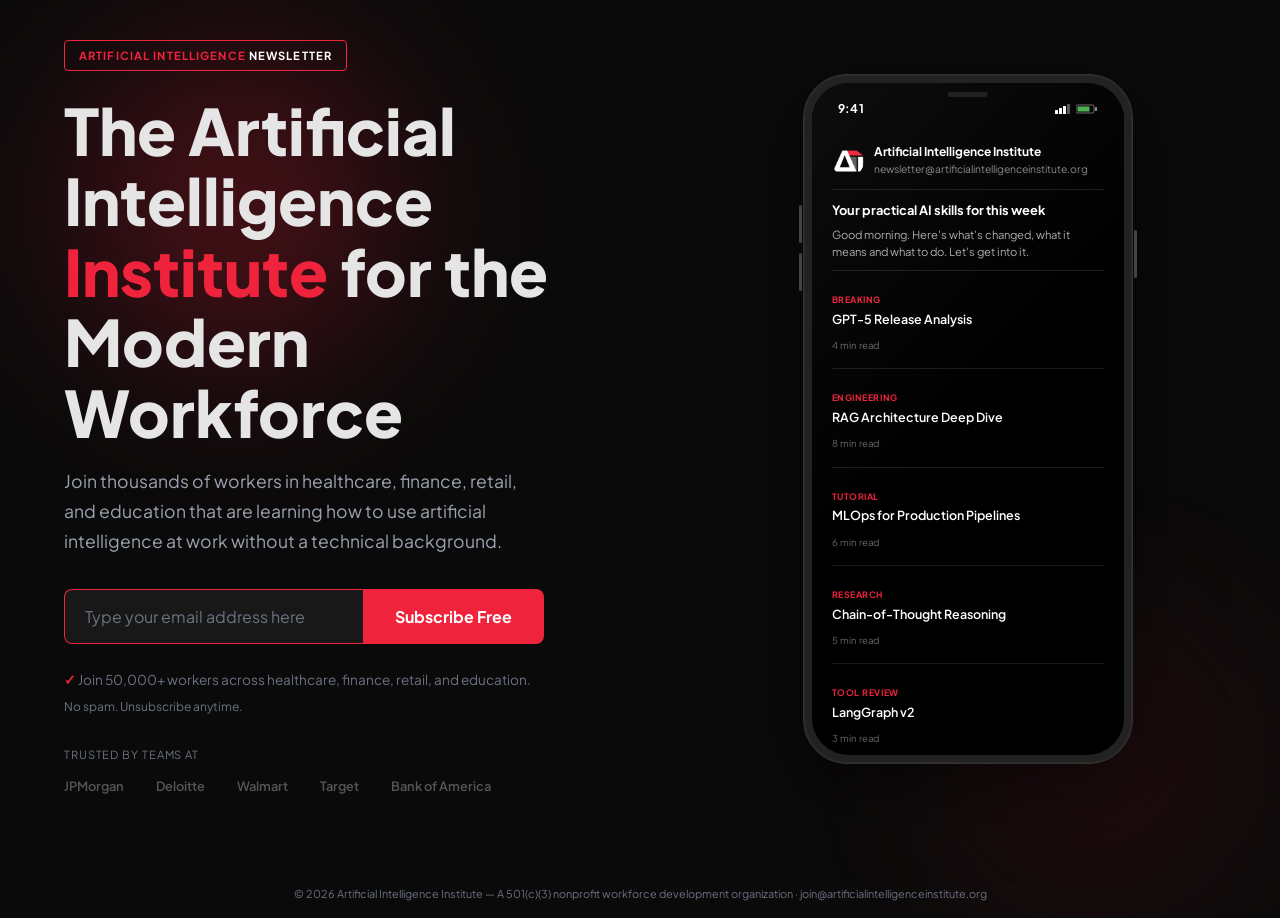
<file: index.html>
<!DOCTYPE html>
<html lang="en">

<head>
    <meta charset="UTF-8">
    <meta name="viewport" content="width=device-width, initial-scale=1.0">
    <title>Artificial Intelligence Institute Newsletter — AI Skills</title>
    <link rel="canonical" href="https://artificialintelligenceinstitute.org/">
    <meta name="description"
        content="Artificial Intelligence Institute Newsletter. A nonprofit workforce development organization helping workers learn AI without a technical background.">
    <meta name="keywords"
        content="AI newsletter, AI training, workforce development, artificial intelligence institute, nonprofit AI education, AI skills, AI for workers">
    <link rel="preconnect" href="https://fonts.googleapis.com">
    <link rel="preconnect" href="https://fonts.gstatic.com" crossorigin>
    <link href="https://fonts.googleapis.com/css2?family=Plus+Jakarta+Sans:wght@400;500;600;700;800&display=swap"
        rel="stylesheet">
    <link rel="stylesheet" href="css/style.css">

    <!-- Favicon -->
    <link rel="icon" type="image/png" href="assets/favicon/favicon-96x96.png" sizes="96x96" />
    <link rel="icon" type="image/svg+xml" href="assets/favicon/favicon.svg" />
    <link rel="shortcut icon" href="assets/favicon/favicon.ico" />
    <link rel="apple-touch-icon" sizes="180x180" href="assets/favicon/apple-touch-icon.png" />
    <meta name="apple-mobile-web-app-title" content="AII" />
    <link rel="manifest" href="assets/favicon/site.webmanifest" />
    <!-- end Favicon -->

    <meta property="og:type" content="website">
    <meta property="og:url" content="https://artificialintelligenceinstitute.org/newsletter.html">
    <meta property="og:site_name" content="Artificial Intelligence Institute">
    <meta property="og:title" content="Artificial Intelligence Institute for the Modern Workforce">
    <meta property="og:description"
        content="Artificial Intelligence Institute Newsletter — Join 50,000+ workers learning AI.">
    <meta property="og:image"
        content="https://artificialintelligenceinstitute.org/assets/images/og-screenshot-artificial-intelligence-institute.png?v=2">

    <meta name="twitter:card" content="summary_large_image">
    <meta name="twitter:title" content="Artificial Intelligence Institute Newsletter — AI Skills">
    <meta name="twitter:description"
        content="Artificial Intelligence Institute Newsletter — A nonprofit workforce development organization helping workers learn AI without a technical background.">
    <meta name="twitter:image"
        content="https://artificialintelligenceinstitute.org/assets/images/og-screenshot-artificial-intelligence-institute.png?v=2">

    <script type="application/ld+json">
        {
            "@context": "https://schema.org",
            "@graph": [
                {
                    "@type": "Organization",
                    "name": "Artificial Intelligence Institute",
                    "url": "https://artificialintelligenceinstitute.org",
                    "logo": "https://artificialintelligenceinstitute.org/assets/images/artificial-intelligence-institute-org.png",
                    "description": "Artificial Intelligence Institute Newsletter — A nonprofit workforce development organization helping workers learn AI without a technical background.",
                    "foundingDate": "2023",
                    "email": "join@artificialintelligenceinstitute.org",
                    "sameAs": [
                        "https://github.com/artificial-intelligence-institute-org",
                        "https://www.linkedin.com/company/artificialintelligenceinstitute"
                    ]
                },
                {
                    "@type": "WebSite",
                    "name": "Artificial Intelligence Institute",
                    "url": "https://artificialintelligenceinstitute.org"
                }
            ]
        }
    </script>
</head>

<body>

    <section id="hero" class="newsletter-hero">
        <div class="hero-glow hero-glow--1"></div>
        <div class="hero-glow hero-glow--2"></div>
        <div class="container newsletter-layout">
            <div class="newsletter-content">
                <div class="newsletter-badge reveal reveal--bottom">Artificial Intelligence <span
                        style="color: white;">NEWSLETTER</span></div>
                <h1 class="reveal reveal--bottom" data-delay="50">The Artificial Intelligence <span
                        class="text-accent">Institute</span> for the Modern Workforce</h1>
                <p class="newsletter-desc reveal reveal--bottom" data-delay="100">Join thousands of workers in
                    healthcare, finance, retail, and education that are learning how to use artificial intelligence at
                    work without a technical background.
                </p>
                <form action="https://formspree.io/f/mykalbpb" method="POST"
                    class="newsletter-form reveal reveal--bottom" data-delay="150">
                    <div class="newsletter-input-group">
                        <input type="email" name="email" placeholder="Type your email address here" required>
                        <button type="submit">Subscribe Free</button>
                    </div>
                </form>
                <p class="newsletter-count reveal reveal--bottom" data-delay="200">Join 50,000+ workers across
                    healthcare, finance, retail, and education.</p>
                <p class="newsletter-privacy reveal reveal--bottom" data-delay="200">No spam. Unsubscribe anytime.</p>

                <div class="newsletter-trust">
                    <span class="newsletter-trust-label">Trusted by teams at</span>
                    <div class="newsletter-trust-strip">
                        <span>JPMorgan</span><span>Deloitte</span><span>Walmart</span>
                        <span>Target</span><span>Bank of America</span>
                    </div>
                </div>
            </div>

            <div class="newsletter-visual reveal reveal--bottom" data-delay="100">
                <div class="phone-mockup">
                    <div class="phone-button phone-button--volume-up"></div>
                    <div class="phone-button phone-button--volume-down"></div>
                    <div class="phone-button phone-button--power"></div>
                    <div class="phone-screen">
                        <div class="phone-notch">
                            <div class="phone-speaker"></div>
                        </div>
                        <div class="phone-status-bar">
                            <span class="phone-time">9:41</span>
                            <div class="phone-status-icons">
                                <svg width="16" height="10" viewBox="0 0 16 10" fill="none">
                                    <rect x="0" y="6" width="3" height="4" fill="#fff" rx="0.5" />
                                    <rect x="4" y="4" width="3" height="6" fill="#fff" rx="0.5" />
                                    <rect x="8" y="2" width="3" height="8" fill="#fff" rx="0.5" />
                                    <rect x="12" y="0" width="3" height="10" fill="#555" rx="0.5" />
                                </svg>
                                <svg width="22" height="10" viewBox="0 0 22 10" fill="none">
                                    <rect x="0" y="1" width="18" height="8" rx="1.5" stroke="#888" stroke-width="0.8" />
                                    <rect x="1.5" y="2.5" width="12" height="5" rx="0.5" fill="#4CAF50" />
                                    <rect x="19" y="3" width="2" height="4" rx="0.5" fill="#888" />
                                </svg>
                            </div>
                        </div>
                        <div class="phone-email">
                            <div class="phone-email-header">
                                <div class="phone-email-sender">
                                    <img class="phone-avatar"
                                        src="assets/images/artificial-intelligence-institute-org.png" alt="AI Institute"
                                        width="32" height="32">
                                    <div>
                                        <div class="phone-sender-name">Artificial Intelligence Institute</div>
                                        <div class="phone-sender-email">newsletter@artificialintelligenceinstitute.org
                                        </div>
                                    </div>
                                </div>
                                <!-- <span class="phone-email-date">Nov 14</span> -->
                            </div>
                            <div class="phone-email-subject">Your practical AI skills for this week</div>
                            <div class="phone-email-preview">Good morning. Here's what's changed, what it means and what
                                to do. Let's get into it.</div>
                            <div class="phone-story">
                                <span class="phone-story-tag">Breaking</span>
                                <span class="phone-story-title">GPT-5 Release Analysis</span>
                                <span class="phone-story-meta">4 min read</span>
                            </div>
                            <div class="phone-story">
                                <span class="phone-story-tag">Engineering</span>
                                <span class="phone-story-title">RAG Architecture Deep Dive</span>
                                <span class="phone-story-meta">8 min read</span>
                            </div>
                            <div class="phone-story">
                                <span class="phone-story-tag">Tutorial</span>
                                <span class="phone-story-title">MLOps for Production Pipelines</span>
                                <span class="phone-story-meta">6 min read</span>
                            </div>
                            <div class="phone-story">
                                <span class="phone-story-tag">Research</span>
                                <span class="phone-story-title">Chain-of-Thought Reasoning</span>
                                <span class="phone-story-meta">5 min read</span>
                            </div>
                            <div class="phone-story">
                                <span class="phone-story-tag">Tool Review</span>
                                <span class="phone-story-title">LangGraph v2</span>
                                <span class="phone-story-meta">3 min read</span>
                            </div>
                            <div class="phone-footer-note">— 5 more stories inside —</div>
                        </div>
                    </div>
                </div>
            </div>
        </div>

        <div class="newsletter-footer-bar">
            &copy; 2026 Artificial Intelligence Institute &mdash; A 501(c)(3) nonprofit workforce development
            organization &middot; <a
                href="mailto:join@artificialintelligenceinstitute.org">join@artificialintelligenceinstitute.org</a>
        </div>
    </section>

</body>

</html>
</file>
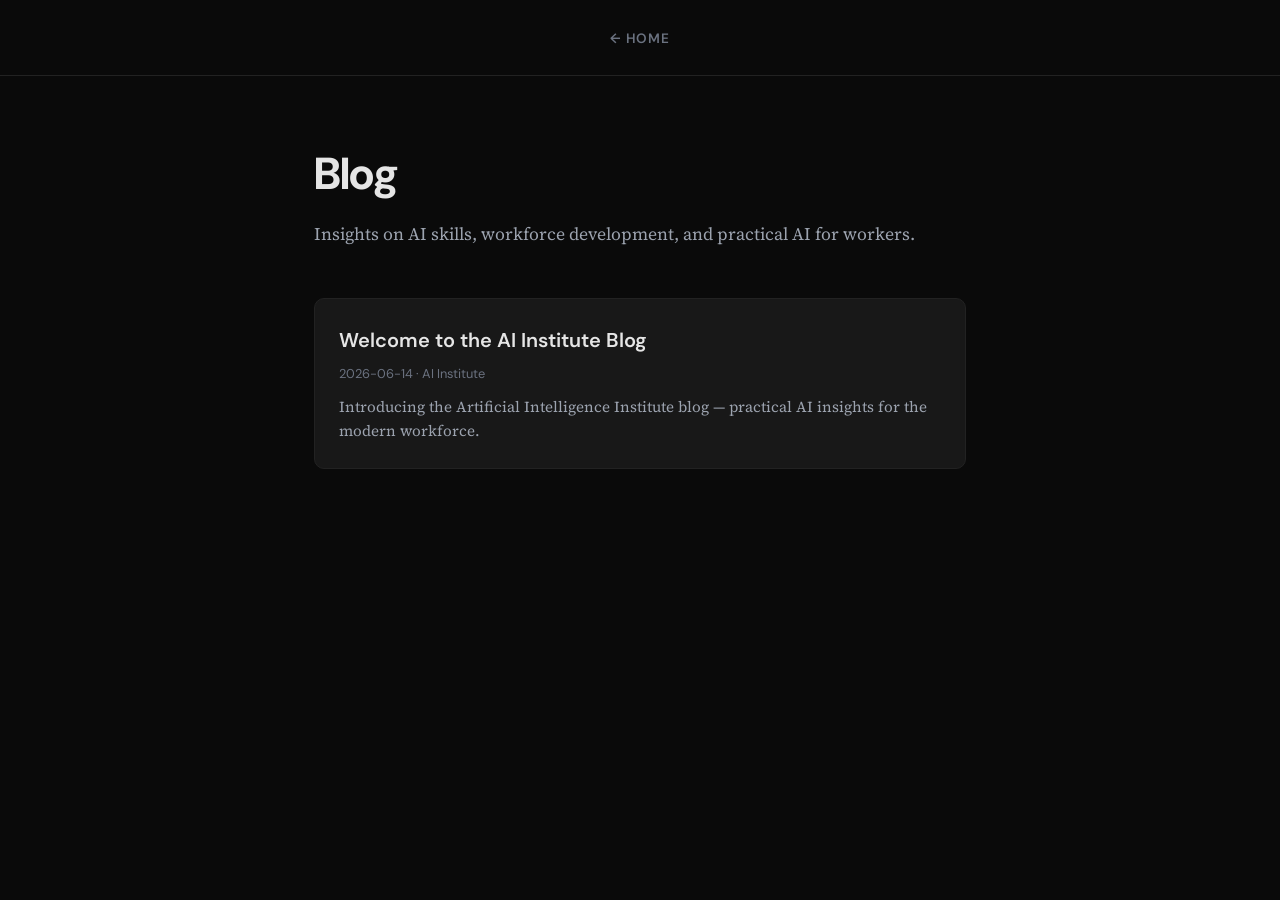
<file: blog/index.html>
<!DOCTYPE html>
<html lang="en">
<head>
    <meta charset="UTF-8">
    <meta name="viewport" content="width=device-width, initial-scale=1.0">
    <title>Blog — Artificial Intelligence Institute</title>
    <meta name="description" content="The Artificial Intelligence Institute Blog — insights on AI skills, workforce development, and practical AI for workers.">
    <link rel="canonical" href="https://artificialintelligenceinstitute.org/blog/">
    <link rel="preconnect" href="https://fonts.googleapis.com">
    <link rel="preconnect" href="https://fonts.gstatic.com" crossorigin>
    <link href="https://fonts.googleapis.com/css2?family=DM+Sans:ital,wght@0,400;0,500;0,600;0,700;1,400;1,500;1,600;1,700&family=Source+Serif+4:ital,opsz,wght@0,8..60,400;0,8..60,600;0,8..60,700;1,8..60,400;1,8..60,600&display=swap" rel="stylesheet">
    <link rel="stylesheet" href="../css/style.css">
    <style>
        :root {
            --font-heading: 'DM Sans', -apple-system, BlinkMacSystemFont, 'Segoe UI', Roboto, sans-serif;
            --font-body: 'Source Serif 4', Georgia, 'Times New Roman', serif;
        }
        body {
            font-family: var(--font-body);
        }
        h1, h2, h3 {
            font-family: var(--font-heading);
        }
        .blog-nav {
            padding: 24px 0;
            text-align: center;
            border-bottom: 1px solid var(--border);
        }
        .blog-nav a {
            font-family: var(--font-heading);
            font-size: 0.85rem;
            font-weight: 600;
            color: var(--text-muted);
            letter-spacing: 0.05em;
            text-transform: uppercase;
        }
        .blog-nav a:hover {
            color: var(--accent);
        }
        .blog-index {
            max-width: 700px;
            margin: 0 auto;
            padding: 60px 24px 100px;
        }
        .blog-index h1 {
            font-size: clamp(2rem, 4vw, 2.8rem);
            font-weight: 700;
            letter-spacing: -0.02em;
            margin-bottom: 8px;
        }
        .blog-index-subtitle {
            color: var(--text-secondary);
            font-size: 1.1rem;
            margin-bottom: 48px;
        }
        .blog-posts {
            display: flex;
            flex-direction: column;
            gap: 32px;
        }
        .blog-post-card {
            padding: 24px;
            background: var(--bg-card);
            border: 1px solid var(--border);
            border-radius: 10px;
            transition: var(--transition);
        }
        .blog-post-card:hover {
            border-color: var(--accent);
            background: var(--bg-card-hover);
        }
        .blog-post-card h2 {
            font-size: 1.25rem;
            font-weight: 600;
            margin-bottom: 6px;
        }
        .blog-post-card h2 a {
            color: var(--text-primary);
        }
        .blog-post-card h2 a:hover {
            color: var(--accent);
        }
        .blog-post-card .meta {
            font-family: var(--font-heading);
            font-size: 0.8rem;
            color: var(--text-muted);
            margin-bottom: 10px;
        }
        .blog-post-card .excerpt {
            font-size: 0.95rem;
            color: var(--text-secondary);
            line-height: 1.6;
        }
        .blog-post-card .excerpt a {
            color: var(--accent);
            text-decoration: underline;
            text-underline-offset: 2px;
        }
        .no-posts {
            text-align: center;
            padding: 80px 0;
            color: var(--text-muted);
        }
        @media (max-width: 600px) {
            .blog-index {
                padding: 40px 20px 80px;
            }
        }
    </style>
    <meta property="og:type" content="website">
    <meta property="og:url" content="https://artificialintelligenceinstitute.org/blog/">
    <meta property="og:site_name" content="Artificial Intelligence Institute">
    <meta property="og:title" content="Blog — Artificial Intelligence Institute">
    <meta property="og:description" content="Insights on AI skills, workforce development, and practical AI for workers.">
    <meta name="twitter:card" content="summary_large_image">
    <meta name="twitter:title" content="Blog — Artificial Intelligence Institute">
    <meta name="twitter:description" content="Insights on AI skills, workforce development, and practical AI for workers.">
</head>
<body>
    <nav class="blog-nav">
        <a href="../index.html">&larr; Home</a>
    </nav>
    <section class="blog-index">
        <h1>Blog</h1>
        <p class="blog-index-subtitle">Insights on AI skills, workforce development, and practical AI for workers.</p>
        <div class="blog-posts">
<article class="blog-post-card">
                <h2><a href="hello-world.html">Welcome to the AI Institute Blog</a></h2>
                <p class="meta">2026-06-14 &middot; AI Institute</p>
                <p class="excerpt">Introducing the Artificial Intelligence Institute blog — practical AI insights for the modern workforce.</p>
            </article>
</div>
    </section>
</body>
</html>
</file>
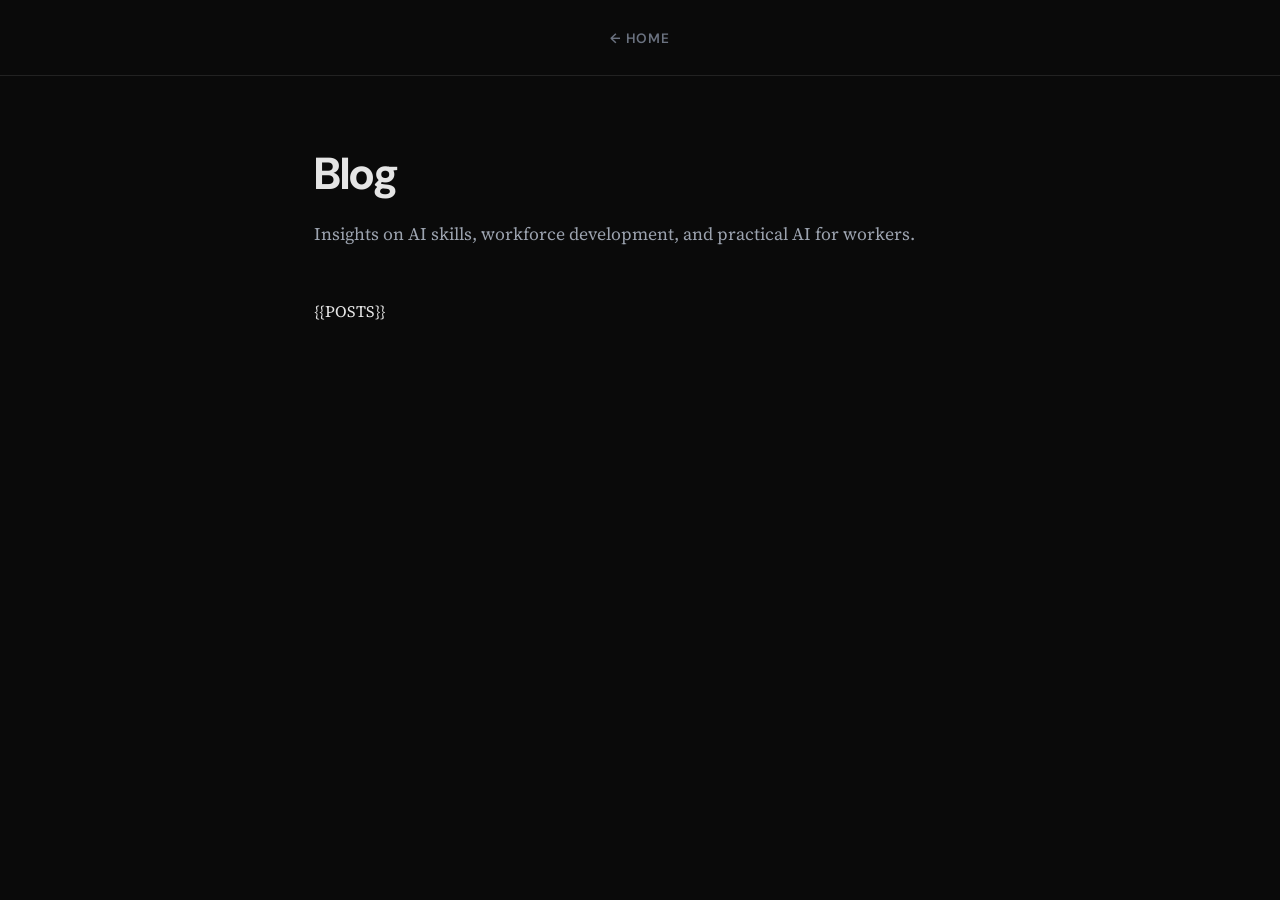
<file: _scripts/blog-index-template.html>
<!DOCTYPE html>
<html lang="en">
<head>
    <meta charset="UTF-8">
    <meta name="viewport" content="width=device-width, initial-scale=1.0">
    <title>Blog — Artificial Intelligence Institute</title>
    <meta name="description" content="The Artificial Intelligence Institute Blog — insights on AI skills, workforce development, and practical AI for workers.">
    <link rel="canonical" href="https://artificialintelligenceinstitute.org/blog/">
    <link rel="preconnect" href="https://fonts.googleapis.com">
    <link rel="preconnect" href="https://fonts.gstatic.com" crossorigin>
    <link href="https://fonts.googleapis.com/css2?family=DM+Sans:ital,wght@0,400;0,500;0,600;0,700;1,400;1,500;1,600;1,700&family=Source+Serif+4:ital,opsz,wght@0,8..60,400;0,8..60,600;0,8..60,700;1,8..60,400;1,8..60,600&display=swap" rel="stylesheet">
    <link rel="stylesheet" href="../css/style.css">
    <style>
        :root {
            --font-heading: 'DM Sans', -apple-system, BlinkMacSystemFont, 'Segoe UI', Roboto, sans-serif;
            --font-body: 'Source Serif 4', Georgia, 'Times New Roman', serif;
        }
        body {
            font-family: var(--font-body);
        }
        h1, h2, h3 {
            font-family: var(--font-heading);
        }
        .blog-nav {
            padding: 24px 0;
            text-align: center;
            border-bottom: 1px solid var(--border);
        }
        .blog-nav a {
            font-family: var(--font-heading);
            font-size: 0.85rem;
            font-weight: 600;
            color: var(--text-muted);
            letter-spacing: 0.05em;
            text-transform: uppercase;
        }
        .blog-nav a:hover {
            color: var(--accent);
        }
        .blog-index {
            max-width: 700px;
            margin: 0 auto;
            padding: 60px 24px 100px;
        }
        .blog-index h1 {
            font-size: clamp(2rem, 4vw, 2.8rem);
            font-weight: 700;
            letter-spacing: -0.02em;
            margin-bottom: 8px;
        }
        .blog-index-subtitle {
            color: var(--text-secondary);
            font-size: 1.1rem;
            margin-bottom: 48px;
        }
        .blog-posts {
            display: flex;
            flex-direction: column;
            gap: 32px;
        }
        .blog-post-card {
            padding: 24px;
            background: var(--bg-card);
            border: 1px solid var(--border);
            border-radius: 10px;
            transition: var(--transition);
        }
        .blog-post-card:hover {
            border-color: var(--accent);
            background: var(--bg-card-hover);
        }
        .blog-post-card h2 {
            font-size: 1.25rem;
            font-weight: 600;
            margin-bottom: 6px;
        }
        .blog-post-card h2 a {
            color: var(--text-primary);
        }
        .blog-post-card h2 a:hover {
            color: var(--accent);
        }
        .blog-post-card .meta {
            font-family: var(--font-heading);
            font-size: 0.8rem;
            color: var(--text-muted);
            margin-bottom: 10px;
        }
        .blog-post-card .excerpt {
            font-size: 0.95rem;
            color: var(--text-secondary);
            line-height: 1.6;
        }
        .blog-post-card .excerpt a {
            color: var(--accent);
            text-decoration: underline;
            text-underline-offset: 2px;
        }
        .no-posts {
            text-align: center;
            padding: 80px 0;
            color: var(--text-muted);
        }
        @media (max-width: 600px) {
            .blog-index {
                padding: 40px 20px 80px;
            }
        }
    </style>
    <meta property="og:type" content="website">
    <meta property="og:url" content="https://artificialintelligenceinstitute.org/blog/">
    <meta property="og:site_name" content="Artificial Intelligence Institute">
    <meta property="og:title" content="Blog — Artificial Intelligence Institute">
    <meta property="og:description" content="Insights on AI skills, workforce development, and practical AI for workers.">
    <meta name="twitter:card" content="summary_large_image">
    <meta name="twitter:title" content="Blog — Artificial Intelligence Institute">
    <meta name="twitter:description" content="Insights on AI skills, workforce development, and practical AI for workers.">
</head>
<body>
    <nav class="blog-nav">
        <a href="../index.html">&larr; Home</a>
    </nav>
    <section class="blog-index">
        <h1>Blog</h1>
        <p class="blog-index-subtitle">Insights on AI skills, workforce development, and practical AI for workers.</p>
        {{POSTS}}
    </section>
</body>
</html>
</file>
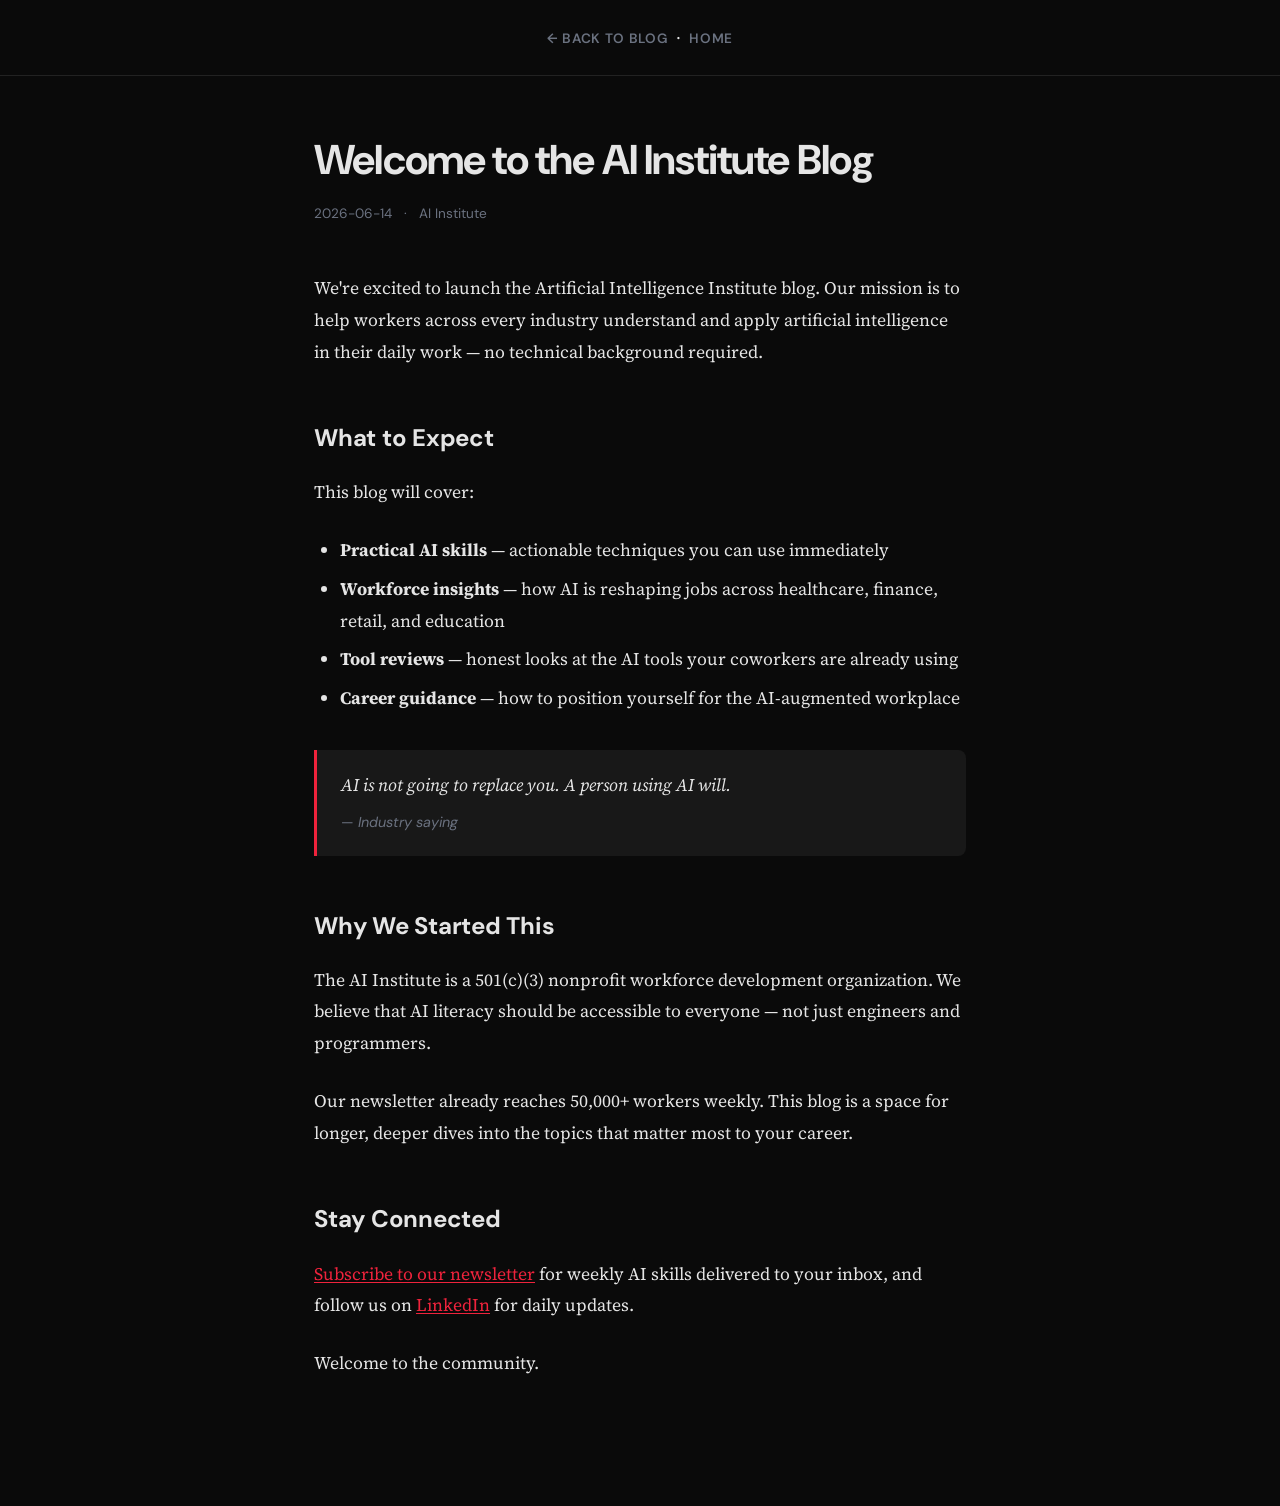
<file: blog/hello-world.html>
<!DOCTYPE html>
<html lang="en">
<head>
    <meta charset="UTF-8">
    <meta name="viewport" content="width=device-width, initial-scale=1.0">
    <title>Welcome to the AI Institute Blog — Artificial Intelligence Institute</title>
    <meta name="description" content="Introducing the Artificial Intelligence Institute blog — practical AI insights for the modern workforce.">
    <link rel="canonical" href="https://artificialintelligenceinstitute.org/blog/hello-world.html">
    <link rel="preconnect" href="https://fonts.googleapis.com">
    <link rel="preconnect" href="https://fonts.gstatic.com" crossorigin>
    <link href="https://fonts.googleapis.com/css2?family=DM+Sans:ital,wght@0,400;0,500;0,600;0,700;1,400;1,500;1,600;1,700&family=Source+Serif+4:ital,opsz,wght@0,8..60,400;0,8..60,600;0,8..60,700;1,8..60,400;1,8..60,600&display=swap" rel="stylesheet">
    <link rel="stylesheet" href="../css/style.css">
    <style>
        :root {
            --font-heading: 'DM Sans', -apple-system, BlinkMacSystemFont, 'Segoe UI', Roboto, sans-serif;
            --font-body: 'Source Serif 4', Georgia, 'Times New Roman', serif;
        }
        body {
            font-family: var(--font-body);
        }
        h1, h2, h3, h4, h5, h6 {
            font-family: var(--font-heading);
        }
        .blog-nav {
            padding: 24px 0;
            text-align: center;
            border-bottom: 1px solid var(--border);
        }
        .blog-nav a {
            font-family: var(--font-heading);
            font-size: 0.85rem;
            font-weight: 600;
            color: var(--text-muted);
            letter-spacing: 0.05em;
            text-transform: uppercase;
        }
        .blog-nav a:hover {
            color: var(--accent);
        }
        .blog-post {
            max-width: 700px;
            margin: 0 auto;
            padding: 60px 24px 100px;
        }
        .blog-post-header {
            margin-bottom: 48px;
        }
        .blog-post-header h1 {
            font-size: clamp(1.8rem, 3.5vw, 2.6rem);
            font-weight: 700;
            line-height: 1.2;
            letter-spacing: -0.02em;
            margin-bottom: 16px;
        }
        .blog-post-meta {
            font-family: var(--font-heading);
            font-size: 0.85rem;
            color: var(--text-muted);
        }
        .blog-post-meta .separator {
            margin: 0 8px;
        }
        .blog-post-body {
            font-size: 1.1rem;
            line-height: 1.8;
            color: var(--text-primary);
        }
        .blog-post-body p {
            margin-bottom: 1.5em;
        }
        .blog-post-body h2 {
            font-size: 1.5rem;
            font-weight: 700;
            margin: 2em 0 0.75em;
            letter-spacing: -0.01em;
        }
        .blog-post-body h3 {
            font-size: 1.2rem;
            font-weight: 600;
            margin: 1.75em 0 0.5em;
        }
        .blog-post-body a {
            color: var(--accent);
            text-decoration: underline;
            text-underline-offset: 2px;
        }
        .blog-post-body a:hover {
            color: var(--accent-hover);
        }
        .blog-post-body ul, .blog-post-body ol {
            margin: 0 0 1.5em 1.5em;
        }
        .blog-post-body li {
            margin-bottom: 0.4em;
        }
        .blog-post-body blockquote {
            margin: 2em 0;
            padding: 20px 24px;
            border-left: 3px solid var(--accent);
            background: var(--bg-card);
            border-radius: 0 8px 8px 0;
            font-style: italic;
        }
        .blog-post-body blockquote p {
            margin-bottom: 0;
        }
        .blog-post-body blockquote .quote-attribution {
            display: block;
            margin-top: 8px;
            font-size: 0.9rem;
            font-family: var(--font-heading);
            font-style: normal;
            color: var(--text-muted);
        }
        .blog-post-body blockquote .quote-attribution em {
            font-style: italic;
        }
        .blog-post-body img {
            max-width: 100%;
            border-radius: 8px;
            margin: 2em auto;
            display: block;
        }
        .blog-post-body pre {
            background: var(--bg-card);
            border: 1px solid var(--border);
            border-radius: 8px;
            padding: 16px 20px;
            overflow-x: auto;
            margin: 1.5em 0;
            font-size: 0.9rem;
            line-height: 1.6;
        }
        .blog-post-body code {
            font-size: 0.85em;
            background: var(--bg-card);
            padding: 2px 6px;
            border-radius: 4px;
        }
        .blog-post-body pre code {
            background: none;
            padding: 0;
        }
        .blog-post-body hr {
            border: none;
            border-top: 1px solid var(--border);
            margin: 3em 0;
        }
        @media (max-width: 600px) {
            .blog-post {
                padding: 40px 20px 80px;
            }
            .blog-post-body {
                font-size: 1rem;
            }
        }
    </style>
    <meta property="og:type" content="article">
    <meta property="og:url" content="https://artificialintelligenceinstitute.org/blog/hello-world.html">
    <meta property="og:site_name" content="Artificial Intelligence Institute">
    <meta property="og:title" content="Welcome to the AI Institute Blog">
    <meta property="og:description" content="Introducing the Artificial Intelligence Institute blog — practical AI insights for the modern workforce.">
    <meta property="og:image" content="https://artificialintelligenceinstitute.org/assets/images/og-screenshot-artificial-intelligence-institute.png?v=2">
    <meta name="twitter:card" content="summary_large_image">
    <meta name="twitter:title" content="Welcome to the AI Institute Blog">
    <meta name="twitter:description" content="Introducing the Artificial Intelligence Institute blog — practical AI insights for the modern workforce.">
    <meta name="twitter:image" content="https://artificialintelligenceinstitute.org/assets/images/og-screenshot-artificial-intelligence-institute.png?v=2">
    <script type="application/ld+json">
    {
        "@context": "https://schema.org",
        "@type": "Article",
        "headline": "Welcome to the AI Institute Blog",
        "description": "Introducing the Artificial Intelligence Institute blog — practical AI insights for the modern workforce.",
        "author": {
            "@type": "Organization",
            "name": "AI Institute"
        },
        "publisher": {
            "@type": "Organization",
            "name": "Artificial Intelligence Institute"
        },
        "datePublished": "2026-06-14",
        "mainEntityOfPage": {
            "@type": "WebPage",
            "@id": "https://artificialintelligenceinstitute.org/blog/hello-world.html"
        }
    }
    </script>
</head>
<body>
    <nav class="blog-nav">
        <a href="../blog/index.html">&larr; Back to Blog</a>
        &nbsp;&middot;&nbsp;
        <a href="../index.html">Home</a>
    </nav>
    <article class="blog-post">
        <header class="blog-post-header">
            <h1>Welcome to the AI Institute Blog</h1>
            <p class="blog-post-meta">
                <span>2026-06-14</span>
                <span class="separator">&middot;</span>
                <span>AI Institute</span>
            </p>
        </header>
        <div class="blog-post-body">
            <p>We're excited to launch the Artificial Intelligence Institute blog. Our mission is to help workers across every industry understand and apply artificial intelligence in their daily work — no technical background required.</p>
<h2>What to Expect</h2>
<p>This blog will cover:</p>
<ul>
<li><strong>Practical AI skills</strong> — actionable techniques you can use immediately</li>
<li><strong>Workforce insights</strong> — how AI is reshaping jobs across healthcare, finance, retail, and education</li>
<li><strong>Tool reviews</strong> — honest looks at the AI tools your coworkers are already using</li>
<li><strong>Career guidance</strong> — how to position yourself for the AI-augmented workplace</li>
</ul>
<blockquote>
<p>AI is not going to replace you. A person using AI will.<br />
<span class="quote-attribution">— <em>Industry saying</em></span></p>
</blockquote>
<h2>Why We Started This</h2>
<p>The AI Institute is a 501(c)(3) nonprofit workforce development organization. We believe that AI literacy should be accessible to everyone — not just engineers and programmers.</p>
<p>Our newsletter already reaches 50,000+ workers weekly. This blog is a space for longer, deeper dives into the topics that matter most to your career.</p>
<h2>Stay Connected</h2>
<p><a href="https://artificialintelligenceinstitute.org/">Subscribe to our newsletter</a> for weekly AI skills delivered to your inbox, and follow us on <a href="https://www.linkedin.com/company/artificialintelligenceinstitute">LinkedIn</a> for daily updates.</p>
<p>Welcome to the community.</p>
        </div>
    </article>
</body>
</html>
</file>
<file: css/style.css>
:root {
    --bg-primary: #0a0a0a;
    --bg-secondary: #111111;
    --bg-card: #181818;
    --accent: #EF233C;
    --accent-hover: #D71F36;
    --accent-glow: rgba(239, 35, 60, 0.25);
    --accent-glow-intense: rgba(239, 35, 60, 0.4);
    --text-primary: #e5e5e5;
    --text-secondary: #9ca3af;
    --text-muted: #6b7280;
    --border: #222222;
    --font-sans: 'Plus Jakarta Sans', -apple-system, BlinkMacSystemFont, 'Segoe UI', Roboto, sans-serif;
    --max-width: 1200px;
    --nav-height: 70px;
    --transition: 0.3s cubic-bezier(0.4, 0, 0.2, 1);
}

*,
*::before,
*::after {
    margin: 0;
    padding: 0;
    box-sizing: border-box;
}

html {
    scroll-behavior: smooth;
    overflow-x: hidden;
}

body {
    font-family: var(--font-sans);
    background-color: var(--bg-primary);
    color: var(--text-primary);
    line-height: 1.7;
    -webkit-font-smoothing: antialiased;
    -moz-osx-font-smoothing: grayscale;
}

img {
    max-width: 100%;
    display: block;
}

a {
    color: inherit;
    text-decoration: none;
}

.container {
    width: 100%;
    max-width: var(--max-width);
    margin: 0 auto;
    padding: 0 24px;
}

.text-accent {
    color: var(--accent);
}

/* ─── Hero Glow ─── */

.hero-glow {
    position: absolute;
    border-radius: 50%;
    filter: blur(60px);
    pointer-events: none;
    opacity: 0.8;
    z-index: 0;
}

.hero-glow--1 {
    width: 600px;
    height: 600px;
    background: radial-gradient(circle, var(--accent-glow-intense) 0%, transparent 60%);
    top: -10%;
    left: -5%;
}

.hero-glow--2 {
    width: 500px;
    height: 500px;
    background: radial-gradient(circle, rgba(239, 35, 60, 0.15) 0%, transparent 70%);
    bottom: -10%;
    right: -5%;
}

/* ─── Newsletter Hero ─── */

.newsletter-hero {
    min-height: 100vh;
    display: flex;
    align-items: center;
    position: relative;
    overflow: hidden;
}

.newsletter-layout {
    display: grid;
    grid-template-columns: 1.2fr 1fr;
    gap: 60px;
    align-items: center;
    position: relative;
    z-index: 1;
    width: 100%;
    padding-bottom: 80px;
}

.newsletter-content {
    padding: 40px 0;
}

.newsletter-badge {
    display: inline-block;
    font-size: 0.7rem;
    font-weight: 700;
    text-transform: uppercase;
    letter-spacing: 0.1em;
    color: var(--accent);
    border: 1px solid var(--accent);
    border-radius: 4px;
    padding: 5px 14px;
    margin-bottom: 24px;
}

.newsletter-content h1 {
    font-size: clamp(2.5rem, 5vw, 4rem);
    font-weight: 800;
    line-height: 1.1;
    margin-bottom: 20px;
}

.newsletter-desc {
    font-size: 1.1rem;
    color: var(--text-secondary);
    line-height: 1.7;
    margin-bottom: 32px;
    max-width: 480px;
}

.newsletter-form {
    max-width: 480px;
}

.newsletter-input-group {
    display: flex;
    gap: 0;
}

.newsletter-input-group input {
    flex: 1;
    padding: 16px 20px;
    border: 1px solid var(--border);
    border-right: none;
    border-radius: 8px 0 0 8px;
    background: var(--bg-card);
    color: var(--text-primary);
    font-size: 1rem;
    font-family: inherit;
    outline: none;
    border-color: var(--accent);
}

.newsletter-input-group input:focus {
    border-color: var(--accent);
}

.newsletter-input-group input::placeholder {
    color: var(--text-muted);
}

.newsletter-input-group button {
    padding: 16px 32px;
    background: var(--accent);
    color: #fff;
    border: none;
    border-radius: 0 8px 8px 0;
    font-size: 1rem;
    font-weight: 700;
    cursor: pointer;
    font-family: inherit;
    white-space: nowrap;
}

.newsletter-input-group button:hover {
    background: #d90429;
}

.newsletter-count {
    margin-top: 24px;
    font-size: 0.85rem;
    color: var(--text-muted);
}

.newsletter-count::before {
    content: '✓  ';
    color: var(--accent);
    font-weight: 700;
}

.newsletter-privacy {
    font-size: 0.75rem;
    color: var(--text-muted);
    margin-top: 6px;
}

/* ─── Trust Strip ─── */

.newsletter-trust {
    margin-top: 28px;
    max-width: 480px;
}

.newsletter-trust-label {
    display: block;
    font-size: 0.7rem;
    color: var(--text-muted);
    text-transform: uppercase;
    letter-spacing: 0.08em;
    margin-bottom: 12px;
}

.newsletter-trust-strip {
    display: flex;
    flex-wrap: wrap;
    gap: 24px 32px;
    /* justify-content: center; */
}

.newsletter-trust-strip span {
    font-size: 0.8rem;
    font-weight: 600;
    color: #555;
}

/* ─── Phone Mockup ─── */

.newsletter-visual {
    display: flex;
    align-items: center;
    justify-content: center;
}

.phone-mockup {
    width: 330px;
    height: 690px;
    background: #222;
    border-radius: 44px;
    border: 1px solid #333;
    position: relative;
    padding: 8px;
    box-shadow:
        0 24px 80px rgba(0, 0, 0, 0.5),
        inset 0 0 0 1px rgba(255, 255, 255, 0.04);
}

.phone-screen {
    width: 100%;
    height: 100%;
    background: #000;
    border-radius: 37px;
    overflow: hidden;
    position: relative;
}

.phone-screen::after {
    content: '';
    position: absolute;
    top: 0;
    left: 0;
    width: 100%;
    height: 100%;
    background: linear-gradient(135deg, rgba(255, 255, 255, 0.05) 0%, transparent 50%);
    pointer-events: none;
    border-radius: 37px;
    z-index: 3;
}

.phone-notch {
    position: absolute;
    top: 0;
    left: 50%;
    transform: translateX(-50%);
    width: 125px;
    height: 30px;
    background: #000;
    border-radius: 0 0 16px 16px;
    z-index: 2;
}

.phone-speaker {
    position: absolute;
    top: 9px;
    left: 50%;
    transform: translateX(-50%);
    width: 40px;
    height: 5px;
    background: #1a1a1a;
    border-radius: 2px;
}

.phone-status-bar {
    display: flex;
    justify-content: space-between;
    align-items: center;
    padding: 16px 26px 12px;
    background: #000;
    position: relative;
    z-index: 1;
}

.phone-time {
    font-size: 0.75rem;
    font-weight: 700;
    color: #fff;
    letter-spacing: 0.02em;
}

.phone-status-icons {
    display: flex;
    align-items: center;
    gap: 5px;
}

/* ─── Phone Buttons ─── */

.phone-button {
    position: absolute;
    width: 3px;
    background: #444;
    border-radius: 2px;
}

.phone-button--volume-up {
    left: -5px;
    top: 130px;
    height: 38px;
}

.phone-button--volume-down {
    left: -5px;
    top: 178px;
    height: 38px;
}

.phone-button--power {
    right: -5px;
    top: 155px;
    height: 48px;
}

/* ─── Email Content ─── */

.phone-email {
    padding: 0 20px 20px;
}

.phone-email-header {
    display: flex;
    align-items: center;
    justify-content: space-between;
    padding: 14px 0 12px;
    border-bottom: 1px solid #1a1a1a;
}

.phone-email-sender {
    display: flex;
    align-items: center;
    gap: 10px;
}

.phone-avatar {
    width: 32px;
    height: 32px;
    border-radius: 50%;
    flex-shrink: 0;
    object-fit: cover;
}

.phone-sender-name {
    font-size: 0.75rem;
    font-weight: 700;
    color: #fff;
    line-height: 1.2;
}

.phone-sender-email {
    font-size: 0.65rem;
    color: #888;
}

.phone-email-date {
    font-size: 0.65rem;
    color: #888;
    flex-shrink: 0;
}

.phone-email-subject {
    font-size: 0.8rem;
    font-weight: 700;
    color: #fff;
    padding: 10px 0 4px;
}

.phone-email-preview {
    font-size: 0.7rem;
    color: #aaa;
    line-height: 1.5;
    padding-bottom: 10px;
    border-bottom: 1px solid #1a1a1a;
}

.phone-story {
    padding: 12px 0;
    border-bottom: 1px solid #1a1a1a;
}

.phone-story:last-of-type {
    border-bottom: none;
}

.phone-story-tag {
    display: inline-block;
    font-size: 0.55rem;
    font-weight: 700;
    color: #EF233C;
    text-transform: uppercase;
    letter-spacing: 0.06em;
    margin-bottom: 3px;
}

.phone-story-title {
    display: block;
    font-size: 0.78rem;
    font-weight: 600;
    color: #fff;
    line-height: 1.3;
    margin-bottom: 2px;
}

.phone-story-meta {
    font-size: 0.6rem;
    color: #666;
}

.phone-footer-note {
    text-align: center;
    font-size: 0.6rem;
    color: #555;
    padding-top: 10px;
    font-style: italic;
}

/* ─── Footer Bar ─── */

.newsletter-footer-bar {
    position: absolute;
    bottom: 0;
    left: 0;
    width: 100%;
    text-align: center;
    padding: 16px 24px;
    font-size: 0.68rem;
    color: var(--text-muted);
    z-index: 1;
    line-height: 1.6;
}

.newsletter-footer-bar a:hover {
    color: var(--accent);
}

/* ─── Responsive ─── */

@media (max-width: 868px) {
    .newsletter-hero {
        flex-direction: column;
        justify-content: flex-start;
    }

    .newsletter-layout {
        grid-template-columns: 1fr;
        gap: 40px;
        text-align: center;
        padding-bottom: 70px;
    }

    .newsletter-content {
        padding: 20px 0 0;
    }

    .newsletter-desc {
        margin-left: auto;
        margin-right: auto;
    }

    .newsletter-form {
        margin: 0 auto;
    }

    .newsletter-trust {
        margin-left: auto;
        margin-right: auto;
    }

    .newsletter-visual {
        order: 1;
    }

    .phone-mockup {
        width: 270px;
        height: 560px;
        border-radius: 38px;
    }

    .phone-screen {
        border-radius: 30px;
    }

    .phone-screen::after {
        border-radius: 30px;
    }

    .phone-notch {
        width: 100px;
        height: 26px;
        border-radius: 0 0 14px 14px;
    }

    .phone-speaker {
        top: 8px;
        width: 34px;
        height: 4px;
    }

    .phone-status-bar {
        padding: 12px 20px 10px;
    }

    .phone-email {
        padding: 0 16px 16px;
    }

    .phone-email-header {
        padding: 10px 0;
    }

    .phone-avatar {
        width: 26px;
        height: 26px;
    }

    .phone-sender-name {
        font-size: 0.65rem;
    }

    .phone-sender-email {
        font-size: 0.55rem;
    }

    .phone-email-date {
        font-size: 0.55rem;
    }

    .phone-email-subject {
        font-size: 0.7rem;
    }

    .phone-email-preview {
        font-size: 0.6rem;
    }

    .phone-story {
        padding: 10px 0;
    }

    .phone-story-tag {
        font-size: 0.5rem;
    }

    .phone-story-title {
        font-size: 0.68rem;
    }

    .phone-story-meta {
        font-size: 0.55rem;
    }

    .phone-footer-note {
        font-size: 0.55rem;
    }

    .phone-button--volume-up,
    .phone-button--volume-down,
    .phone-button--power {
        display: none;
    }

    .newsletter-footer-bar {
        position: absolute;
        bottom: 0;
    }

    @media (max-width: 480px) {
        .newsletter-input-group {
            flex-direction: column;
            gap: 8px;
        }

        .newsletter-input-group input {
            border: 1px solid var(--border);
            border-radius: 8px;
        }

        .newsletter-input-group button {
            border-radius: 8px;
            padding: 14px 24px;
        }

        .phone-mockup {
            width: 220px;
            height: 460px;
            border-radius: 30px;
        }

        .phone-screen {
            border-radius: 24px;
        }

        .phone-screen::after {
            border-radius: 24px;
        }

        .phone-notch {
            width: 84px;
            height: 20px;
        }

        .phone-speaker {
            width: 28px;
            height: 3px;
        }
    }
}
</file>
